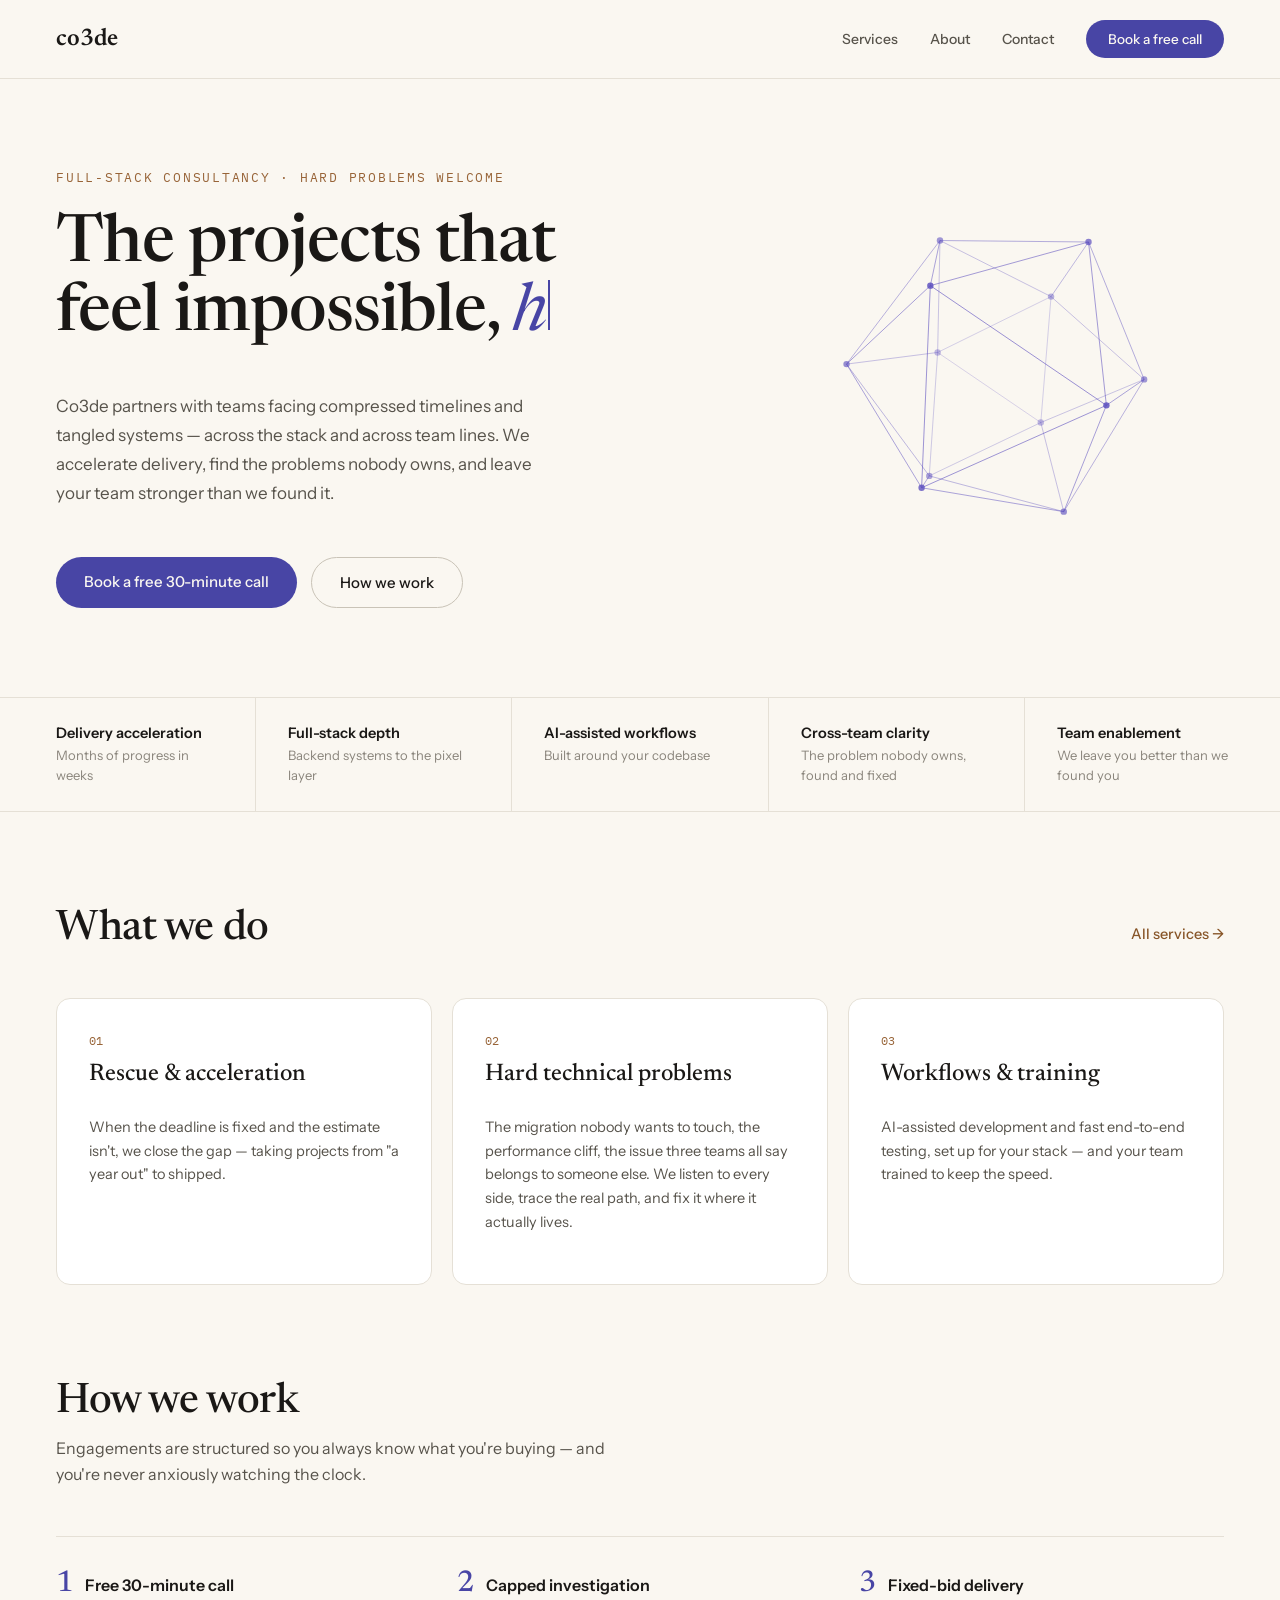
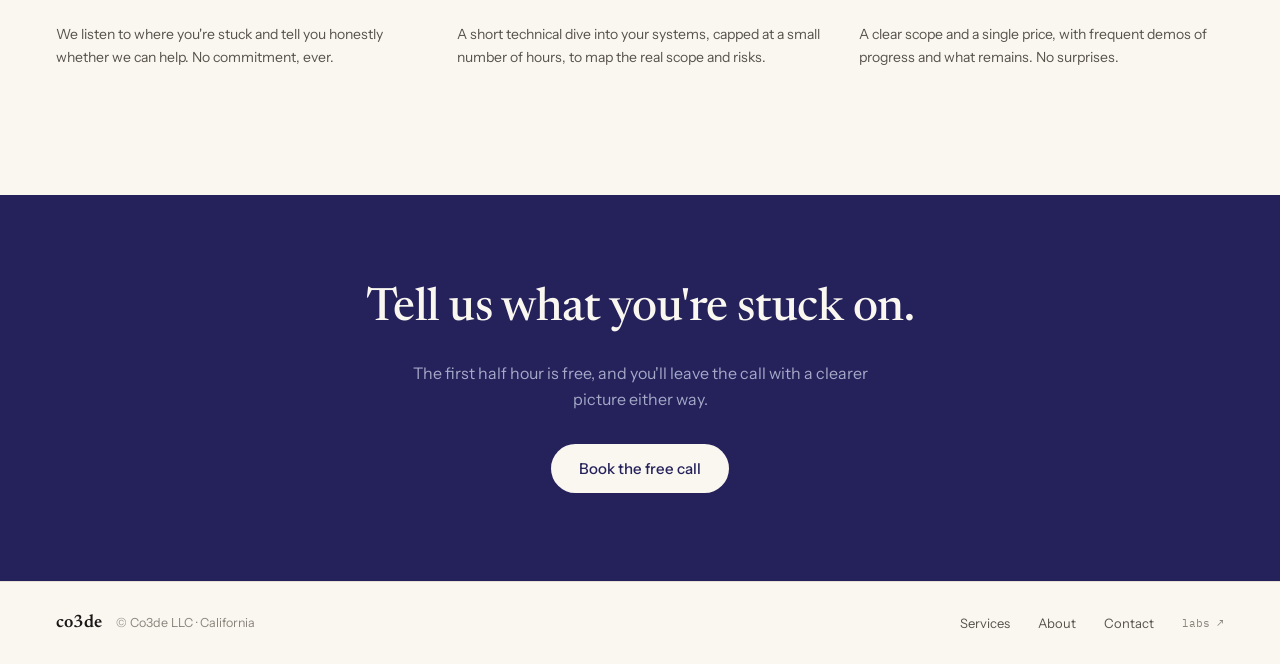
<file: index.html>
<!DOCTYPE html>
<html lang="en">
<head>
  <meta charset="utf-8">
  <meta name="viewport" content="width=device-width, initial-scale=1">
  <title>Co3de — Full-Stack Software Consultancy</title>
  <meta name="description" content="Co3de LLC takes on hard problems in software: project rescue, delivery acceleration, AI-assisted workflows, and team training. Free 30-minute consultation.">
  <link rel="canonical" href="https://co3de.com/">
  <meta property="og:title" content="Co3de — Full-Stack Software Consultancy">
  <meta property="og:description" content="Co3de LLC takes on hard problems in software: project rescue, delivery acceleration, AI-assisted workflows, and team training. Free 30-minute consultation.">
  <meta property="og:type" content="website">
  <meta property="og:url" content="https://co3de.com/">
  <link rel="preconnect" href="https://fonts.googleapis.com">
  <link rel="preconnect" href="https://fonts.gstatic.com" crossorigin>
  <link href="https://fonts.googleapis.com/css2?family=Newsreader:ital,opsz,wght@0,6..72,400..700;1,6..72,400..600&family=Instrument+Sans:wght@400;500;600&family=IBM+Plex+Mono:wght@400;500&display=swap" rel="stylesheet">
  <link rel="icon" href="/favicon.svg" type="image/svg+xml">
  <link rel="stylesheet" href="/css/style.css">
  <script type="application/ld+json">
  {
    "@context": "https://schema.org",
    "@type": "ProfessionalService",
    "name": "Co3de LLC",
    "url": "https://co3de.com",
    "email": "hello@co3de.com",
    "areaServed": "US",
    "address": { "@type": "PostalAddress", "addressRegion": "California", "addressCountry": "US" }
  }
  </script>
</head>
<body>
<div class="page">

  <!-- NAV -->
  <nav class="nav">
    <a href="/" class="nav-wordmark">co3de</a>
    <div class="nav-links">
      <a href="/services" class="nav-link">Services</a>
      <a href="/about" class="nav-link">About</a>
      <a href="/contact" class="nav-link">Contact</a>
      <a href="/contact" class="btn-pill btn-pill-sm btn-solid">Book a free call</a>
    </div>
  </nav>

  <main>
    <!-- HERO -->
    <section class="hero">
      <div class="hero-text">
        <div class="eyebrow">Full-stack consultancy · Hard problems welcome</div>
        <h1>The projects that feel impossible, <em id="hero-typed" aria-label="handled."></em><span class="hero-cursor" id="hero-cursor"></span></h1>
        <p class="hero-body">Co3de partners with teams facing compressed timelines and tangled systems — across the stack and across team lines. We accelerate delivery, find the problems nobody owns, and leave your team stronger than we found it.</p>
        <div class="hero-ctas">
          <a href="/contact" class="btn-pill btn-solid">Book a free 30-minute call</a>
          <a href="/services" class="btn-pill btn-outline">How we work</a>
        </div>
      </div>
      <div class="hero-canvas">
        <canvas id="hero-canvas" aria-label="Rotating wireframe icosahedron"></canvas>
      </div>
    </section>

    <!-- CAPABILITY STRIP -->
    <section class="capability-strip">
      <div class="capability-cell">
        <div class="capability-title">Delivery acceleration</div>
        <div class="capability-caption">Months of progress in weeks</div>
      </div>
      <div class="capability-cell">
        <div class="capability-title">Full-stack depth</div>
        <div class="capability-caption">Backend systems to the pixel layer</div>
      </div>
      <div class="capability-cell">
        <div class="capability-title">AI-assisted workflows</div>
        <div class="capability-caption">Built around your codebase</div>
      </div>
      <div class="capability-cell">
        <div class="capability-title">Cross-team clarity</div>
        <div class="capability-caption">The problem nobody owns, found and fixed</div>
      </div>
      <div class="capability-cell">
        <div class="capability-title">Team enablement</div>
        <div class="capability-caption">We leave you better than we found you</div>
      </div>
    </section>

    <!-- WHAT WE DO -->
    <section class="section">
      <div class="section-header">
        <h2 class="section-title">What we do</h2>
        <a href="/services" class="section-link">All services →</a>
      </div>
      <div class="card-grid">
        <div class="card">
          <div class="card-number">01</div>
          <h3 class="card-title">Rescue &amp; acceleration</h3>
          <p class="card-body">When the deadline is fixed and the estimate isn't, we close the gap — taking projects from "a year out" to shipped.</p>
        </div>
        <div class="card">
          <div class="card-number">02</div>
          <h3 class="card-title">Hard technical problems</h3>
          <p class="card-body">The migration nobody wants to touch, the performance cliff, the issue three teams all say belongs to someone else. We listen to every side, trace the real path, and fix it where it actually lives.</p>
        </div>
        <div class="card">
          <div class="card-number">03</div>
          <h3 class="card-title">Workflows &amp; training</h3>
          <p class="card-body">AI-assisted development and fast end-to-end testing, set up for your stack — and your team trained to keep the speed.</p>
        </div>
      </div>
    </section>

    <!-- HOW WE WORK -->
    <section class="section section-top">
      <div class="how-section">
        <h2 class="how-title">How we work</h2>
        <p class="how-intro">Engagements are structured so you always know what you're buying — and you're never anxiously watching the clock.</p>
      </div>
      <div class="how-grid">
        <div class="how-step">
          <div class="how-step-header">
            <span class="how-step-num">1</span>
            <span class="how-step-name">Free 30-minute call</span>
          </div>
          <p class="how-step-body">We listen to where you're stuck and tell you honestly whether we can help. No commitment, ever.</p>
        </div>
        <div class="how-step">
          <div class="how-step-header">
            <span class="how-step-num">2</span>
            <span class="how-step-name">Capped investigation</span>
          </div>
          <p class="how-step-body">A short technical dive into your systems, capped at a small number of hours, to map the real scope and risks.</p>
        </div>
        <div class="how-step">
          <div class="how-step-header">
            <span class="how-step-num">3</span>
            <span class="how-step-name">Fixed-bid delivery</span>
          </div>
          <p class="how-step-body">A clear scope and a single price, with frequent demos of progress and what remains. No surprises.</p>
        </div>
      </div>
    </section>

    <!-- CTA BAND -->
    <section class="cta-band">
      <h2>Tell us what you're stuck on.</h2>
      <p>The first half hour is free, and you'll leave the call with a clearer picture either way.</p>
      <a href="/contact" class="btn-pill btn-light" style="margin-top: 8px">Book the free call</a>
    </section>
  </main>

  <!-- FOOTER -->
  <footer class="footer">
    <div class="footer-left">
      <span class="footer-wordmark">co3de</span>
      <span class="footer-copy">© Co3de LLC · California</span>
    </div>
    <div class="footer-links">
      <a href="/services" class="footer-link">Services</a>
      <a href="/about" class="footer-link">About</a>
      <a href="/contact" class="footer-link">Contact</a>
      <a href="/labs" class="footer-labs">labs ↗</a>
    </div>
  </footer>

</div>
<script src="/js/animations.js"></script>
<script>
initIcosahedron(document.getElementById('hero-canvas'));
(function () {
  var el = document.getElementById('hero-typed');
  var cursor = document.getElementById('hero-cursor');
  var text = 'handled.';
  var i = 0;
  var delay = 1500;
  var speed = 200;
  if (window.matchMedia('(prefers-reduced-motion: reduce)').matches) {
    el.textContent = text;
    cursor.style.display = 'none';
    return;
  }
  setTimeout(function type() {
    el.textContent = text.slice(0, ++i);
    if (i < text.length) {
      setTimeout(type, speed);
    } else {
      cursor.style.display = 'none';
    }
  }, delay);
})();
</script>
</body>
</html>
</file>
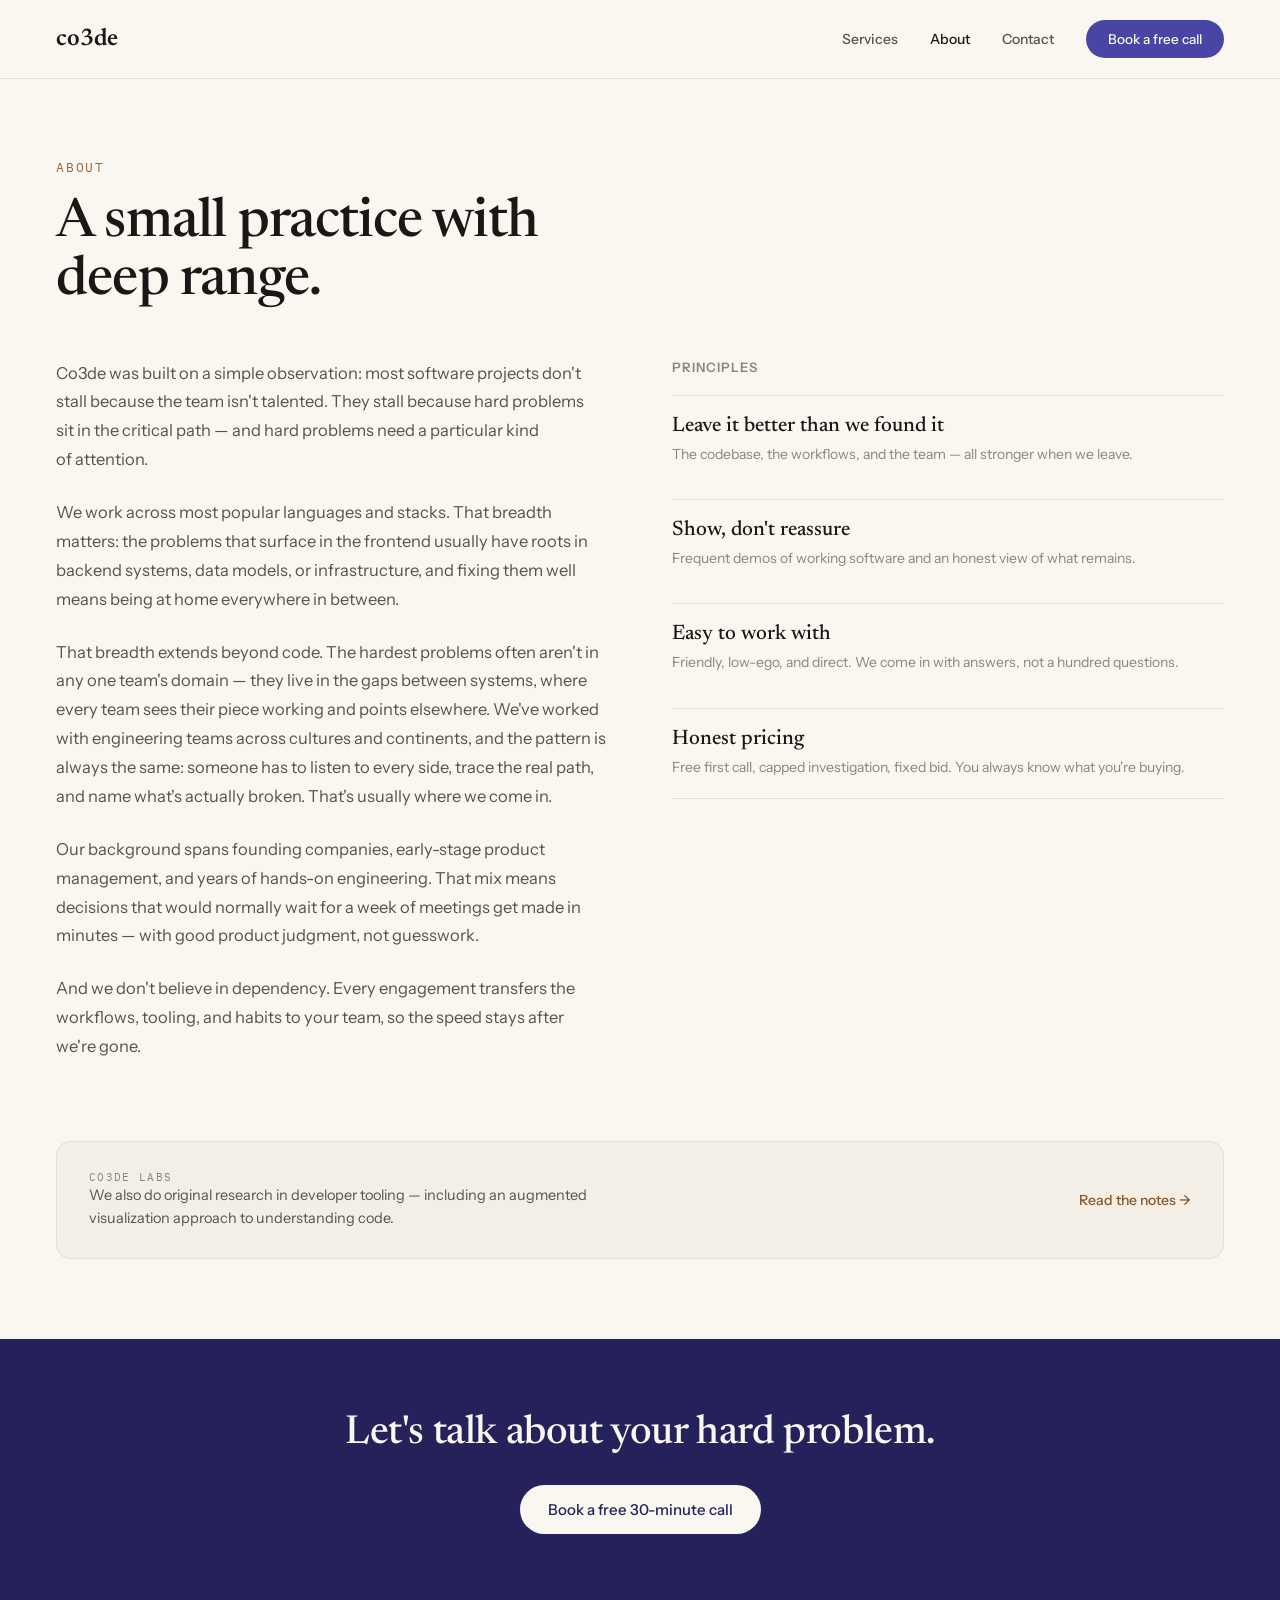
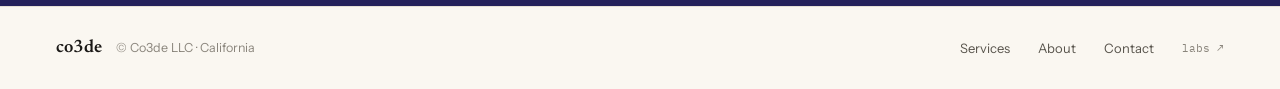
<file: about/index.html>
<!DOCTYPE html>
<html lang="en">
<head>
  <meta charset="utf-8">
  <meta name="viewport" content="width=device-width, initial-scale=1">
  <title>About — Co3de</title>
  <meta name="description" content="A small consultancy with deep range across the stack. Founder and PM experience, frequent demos, and teams left stronger than we found them.">
  <link rel="canonical" href="https://co3de.com/about">
  <meta property="og:title" content="About — Co3de">
  <meta property="og:description" content="A small consultancy with deep range across the stack. Founder and PM experience, frequent demos, and teams left stronger than we found them.">
  <meta property="og:type" content="website">
  <meta property="og:url" content="https://co3de.com/about">
  <link rel="preconnect" href="https://fonts.googleapis.com">
  <link rel="preconnect" href="https://fonts.gstatic.com" crossorigin>
  <link href="https://fonts.googleapis.com/css2?family=Newsreader:ital,opsz,wght@0,6..72,400..700;1,6..72,400..600&family=Instrument+Sans:wght@400;500;600&family=IBM+Plex+Mono:wght@400;500&display=swap" rel="stylesheet">
  <link rel="icon" href="/favicon.svg" type="image/svg+xml">
  <link rel="stylesheet" href="/css/style.css">
</head>
<body>
<div class="page">

  <!-- NAV -->
  <nav class="nav">
    <a href="/" class="nav-wordmark">co3de</a>
    <div class="nav-links">
      <a href="/services" class="nav-link">Services</a>
      <a href="/about" class="nav-link active">About</a>
      <a href="/contact" class="nav-link">Contact</a>
      <a href="/contact" class="btn-pill btn-pill-sm btn-solid">Book a free call</a>
    </div>
  </nav>

  <main>
    <!-- HEADER -->
    <section class="about-header">
      <div class="eyebrow">About</div>
      <h1>A small practice with deep range.</h1>
    </section>

    <!-- STORY -->
    <section class="about-story">
      <div class="about-paragraphs">
        <p>Co3de was built on a simple observation: most software projects don't stall because the team isn't talented. They stall because hard problems sit in the critical path — and hard problems need a particular kind of attention.</p>
        <p>We work across most popular languages and stacks. That breadth matters: the problems that surface in the frontend usually have roots in backend systems, data models, or infrastructure, and fixing them well means being at home everywhere in between.</p>
        <p>That breadth extends beyond code. The hardest problems often aren't in any one team's domain — they live in the gaps between systems, where every team sees their piece working and points elsewhere. We've worked with engineering teams across cultures and continents, and the pattern is always the same: someone has to listen to every side, trace the real path, and name what's actually broken. That's usually where we come in.</p>
        <p>Our background spans founding companies, early-stage product management, and years of hands-on engineering. That mix means decisions that would normally wait for a week of meetings get made in minutes — with good product judgment, not guesswork.</p>
        <p>And we don't believe in dependency. Every engagement transfers the workflows, tooling, and habits to your team, so the speed stays after we're gone.</p>
      </div>

      <div class="principles">
        <div class="principles-label">Principles</div>
        <div class="principle">
          <div class="principle-title">Leave it better than we found it</div>
          <div class="principle-desc">The codebase, the workflows, and the team — all stronger when we leave.</div>
        </div>
        <div class="principle">
          <div class="principle-title">Show, don't reassure</div>
          <div class="principle-desc">Frequent demos of working software and an honest view of what remains.</div>
        </div>
        <div class="principle">
          <div class="principle-title">Easy to work with</div>
          <div class="principle-desc">Friendly, low-ego, and direct. We come in with answers, not a hundred questions.</div>
        </div>
        <div class="principle">
          <div class="principle-title">Honest pricing</div>
          <div class="principle-desc">Free first call, capped investigation, fixed bid. You always know what you're buying.</div>
        </div>
      </div>
    </section>

    <!-- LABS CALLOUT -->
    <div class="labs-callout">
      <div>
        <div class="labs-callout-label">co3de labs</div>
        <div class="labs-callout-body">We also do original research in developer tooling — including an augmented visualization approach to understanding code.</div>
      </div>
      <a href="/labs" class="labs-callout-link">Read the notes →</a>
    </div>

    <!-- CTA BAND -->
    <section class="cta-band cta-band-about">
      <h2>Let's talk about your hard problem.</h2>
      <a href="/contact" class="btn-pill btn-light" style="margin-top: 4px">Book a free 30-minute call</a>
    </section>
  </main>

  <!-- FOOTER -->
  <footer class="footer">
    <div class="footer-left">
      <span class="footer-wordmark">co3de</span>
      <span class="footer-copy">© Co3de LLC · California</span>
    </div>
    <div class="footer-links">
      <a href="/services" class="footer-link">Services</a>
      <a href="/about" class="footer-link">About</a>
      <a href="/contact" class="footer-link">Contact</a>
      <a href="/labs" class="footer-labs">labs ↗</a>
    </div>
  </footer>

</div>
</body>
</html>
</file>
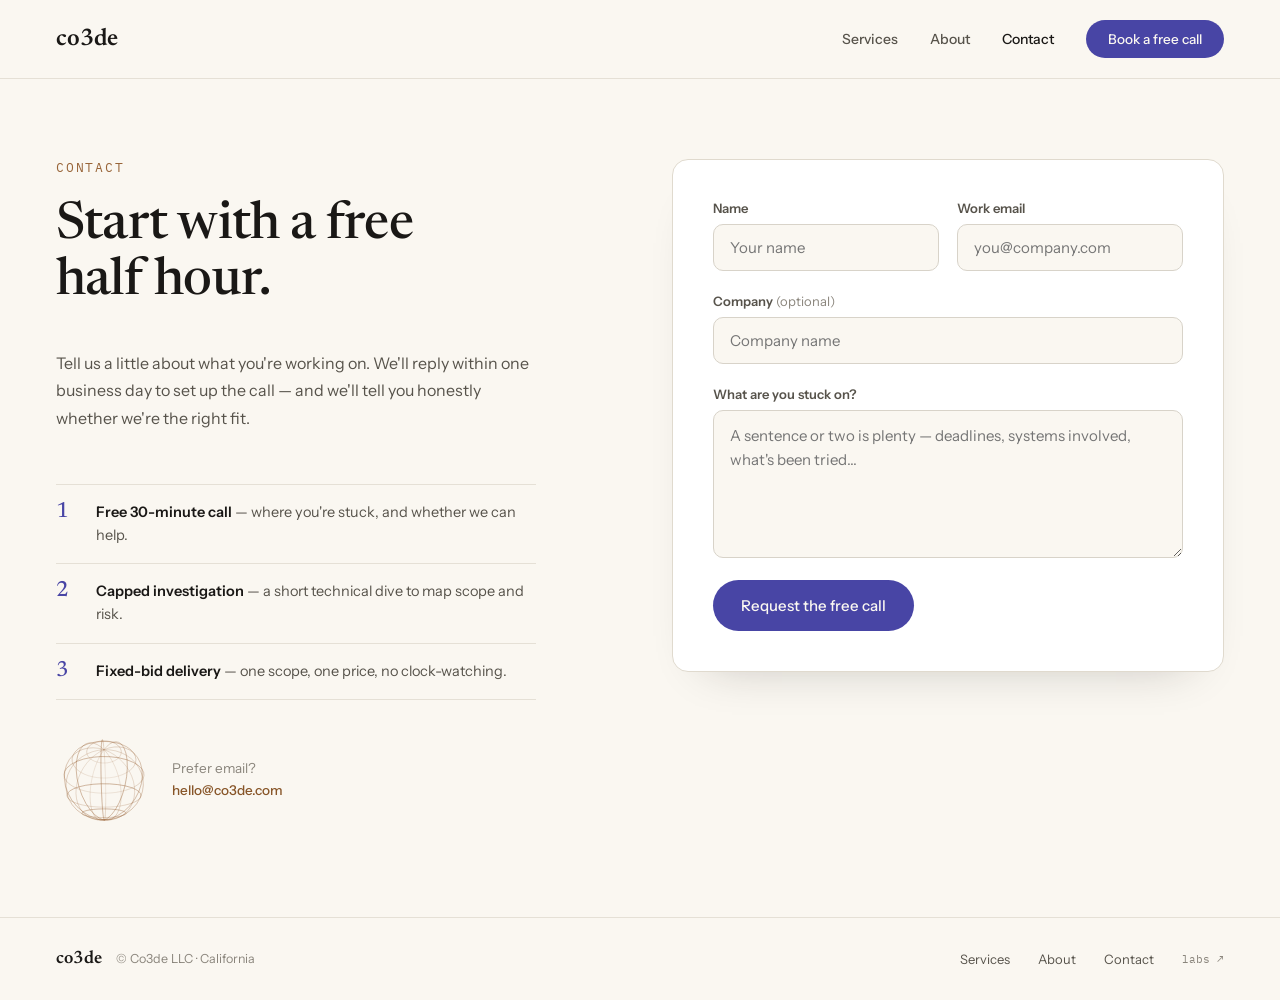
<file: contact/index.html>
<!DOCTYPE html>
<html lang="en">
<head>
  <meta charset="utf-8">
  <meta name="viewport" content="width=device-width, initial-scale=1">
  <title>Contact — Co3de</title>
  <meta name="description" content="Start with a free 30-minute call. Tell us what you're stuck on and we'll reply within one business day.">
  <link rel="canonical" href="https://co3de.com/contact">
  <meta property="og:title" content="Contact — Co3de">
  <meta property="og:description" content="Start with a free 30-minute call. Tell us what you're stuck on and we'll reply within one business day.">
  <meta property="og:type" content="website">
  <meta property="og:url" content="https://co3de.com/contact">
  <link rel="preconnect" href="https://fonts.googleapis.com">
  <link rel="preconnect" href="https://fonts.gstatic.com" crossorigin>
  <link href="https://fonts.googleapis.com/css2?family=Newsreader:ital,opsz,wght@0,6..72,400..700;1,6..72,400..600&family=Instrument+Sans:wght@400;500;600&family=IBM+Plex+Mono:wght@400;500&display=swap" rel="stylesheet">
  <link rel="icon" href="/favicon.svg" type="image/svg+xml">
  <link rel="stylesheet" href="/css/style.css">
</head>
<body>
<div class="page">

  <!-- NAV -->
  <nav class="nav">
    <a href="/" class="nav-wordmark">co3de</a>
    <div class="nav-links">
      <a href="/services" class="nav-link">Services</a>
      <a href="/about" class="nav-link">About</a>
      <a href="/contact" class="nav-link active">Contact</a>
      <a href="/contact" class="btn-pill btn-pill-sm btn-solid">Book a free call</a>
    </div>
  </nav>

  <main>
    <!-- BODY -->
    <section class="contact-grid">

      <!-- LEFT -->
      <div class="contact-left">
        <div class="eyebrow">Contact</div>
        <h1>Start with a free half hour.</h1>
        <p class="contact-intro">Tell us a little about what you're working on. We'll reply within one business day to set up the call — and we'll tell you honestly whether we're the right fit.</p>

        <div class="contact-steps">
          <div class="contact-step">
            <span class="contact-step-num">1</span>
            <div class="contact-step-text"><strong>Free 30-minute call</strong> — where you're stuck, and whether we can help.</div>
          </div>
          <div class="contact-step">
            <span class="contact-step-num">2</span>
            <div class="contact-step-text"><strong>Capped investigation</strong> — a short technical dive to map scope and risk.</div>
          </div>
          <div class="contact-step">
            <span class="contact-step-num">3</span>
            <div class="contact-step-text"><strong>Fixed-bid delivery</strong> — one scope, one price, no clock-watching.</div>
          </div>
        </div>

        <div class="contact-email">
          <canvas id="sphere-canvas" aria-label="Rotating wireframe sphere"></canvas>
          <div class="contact-email-text">Prefer email?<br><a href="mailto:hello@co3de.com" class="contact-email-link">hello@co3de.com</a></div>
        </div>
      </div>

      <!-- RIGHT: FORM -->
      <div>
        <div id="contact-form" class="form-card">
          <input type="text" name="botcheck" id="botcheck" style="display:none !important" tabindex="-1" autocomplete="off">
          <div class="form-row">
            <div class="form-group">
              <label class="form-label" for="field-name">Name</label>
              <input class="form-input" id="field-name" type="text" placeholder="Your name">
            </div>
            <div class="form-group">
              <label class="form-label" for="field-email">Work email</label>
              <input class="form-input" id="field-email" type="email" placeholder="you@company.com">
            </div>
          </div>
          <div class="form-group">
            <label class="form-label" for="field-company">Company <span class="form-label-optional">(optional)</span></label>
            <input class="form-input" id="field-company" type="text" placeholder="Company name">
          </div>
          <div class="form-group">
            <label class="form-label" for="field-message">What are you stuck on?</label>
            <textarea class="form-textarea" id="field-message" rows="5" placeholder="A sentence or two is plenty — deadlines, systems involved, what's been tried…"></textarea>
          </div>
          <div id="form-error" class="form-error" hidden aria-live="polite"></div>
          <button type="button" class="form-submit" id="form-submit">Request the free call</button>
        </div>

        <div id="contact-success" class="form-success" hidden>
          <div class="form-success-icon">✓</div>
          <h2>Thanks — message received.</h2>
          <p>We'll get back to you within one business day to set up your free call.</p>
          <button type="button" class="form-reset-link" id="form-reset">Send another message</button>
        </div>
      </div>

    </section>
  </main>

  <!-- FOOTER -->
  <footer class="footer">
    <div class="footer-left">
      <span class="footer-wordmark">co3de</span>
      <span class="footer-copy">© Co3de LLC · California</span>
    </div>
    <div class="footer-links">
      <a href="/services" class="footer-link">Services</a>
      <a href="/about" class="footer-link">About</a>
      <a href="/contact" class="footer-link">Contact</a>
      <a href="/labs" class="footer-labs">labs ↗</a>
    </div>
  </footer>

</div>
<script src="/js/animations.js"></script>
<script src="/js/contact-form.js"></script>
<script>initSphere(document.getElementById('sphere-canvas'));</script>
</body>
</html>
</file>
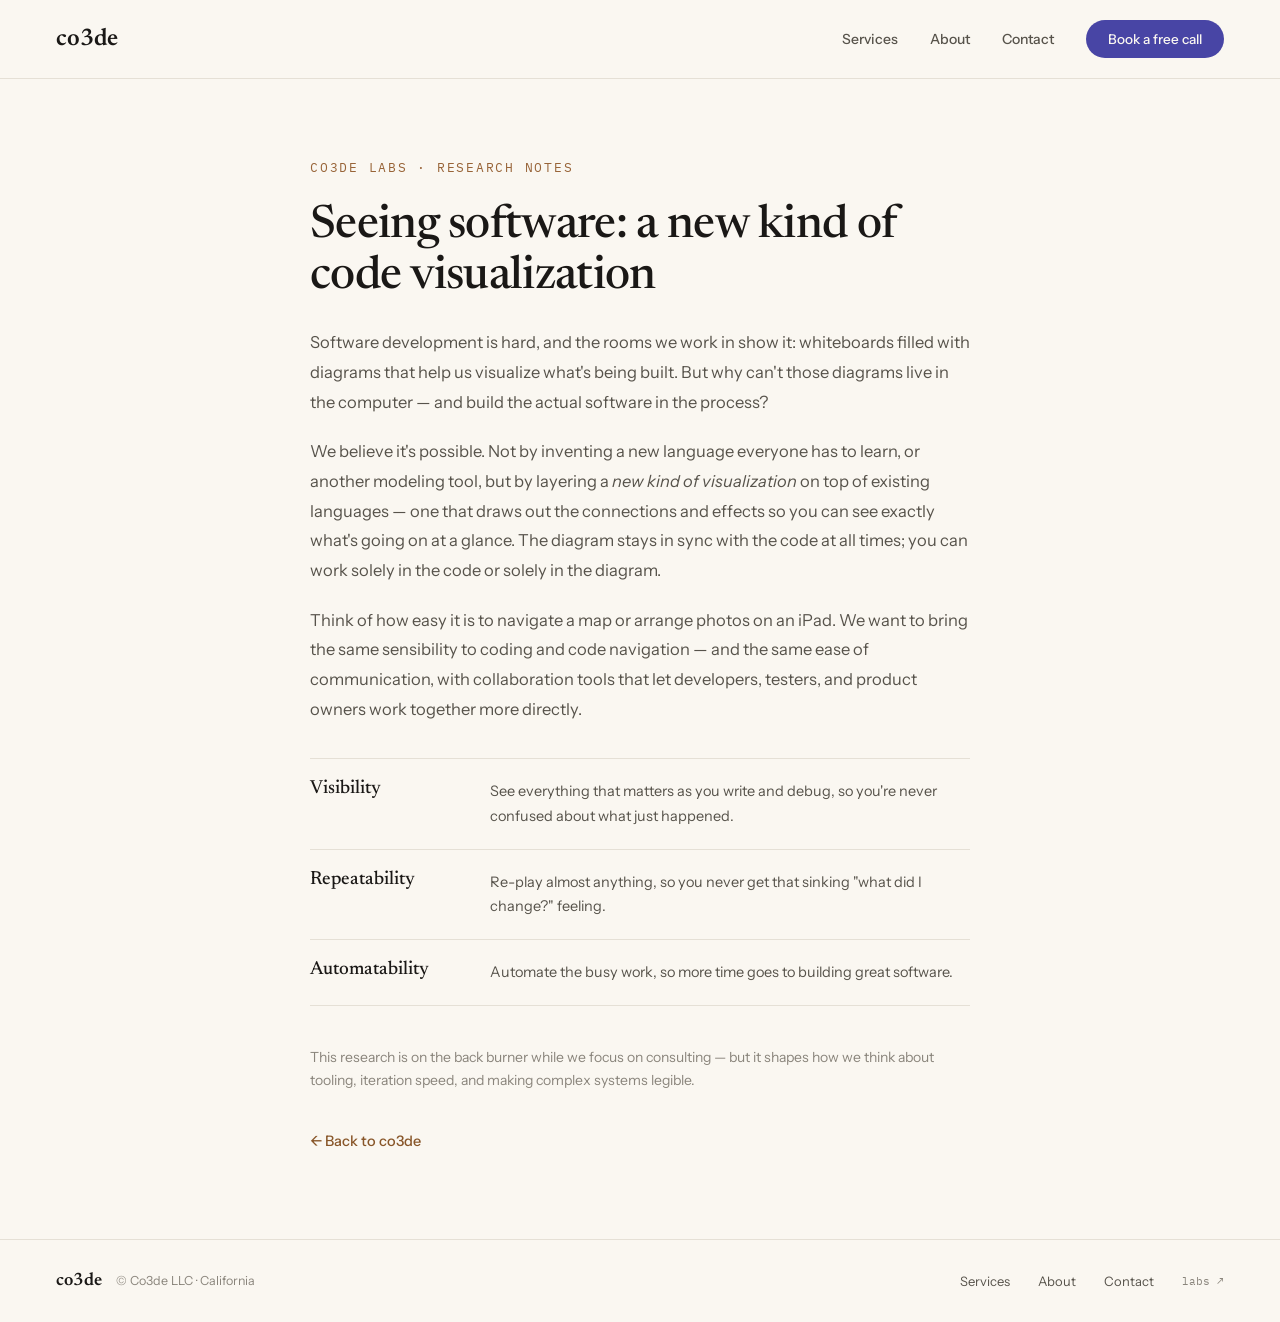
<file: labs/index.html>
<!DOCTYPE html>
<html lang="en">
<head>
  <meta charset="utf-8">
  <meta name="viewport" content="width=device-width, initial-scale=1">
  <title>Co3de Labs — Code Visualization Research</title>
  <meta name="description" content="Research notes on a new kind of code visualization.">
  <link rel="canonical" href="https://co3de.com/labs">
  <meta property="og:title" content="Co3de Labs — Code Visualization Research">
  <meta property="og:description" content="Research notes on a new kind of code visualization.">
  <meta property="og:type" content="website">
  <meta property="og:url" content="https://co3de.com/labs">
  <link rel="preconnect" href="https://fonts.googleapis.com">
  <link rel="preconnect" href="https://fonts.gstatic.com" crossorigin>
  <link href="https://fonts.googleapis.com/css2?family=Newsreader:ital,opsz,wght@0,6..72,400..700;1,6..72,400..600&family=Instrument+Sans:wght@400;500;600&family=IBM+Plex+Mono:wght@400;500&display=swap" rel="stylesheet">
  <link rel="icon" href="/favicon.svg" type="image/svg+xml">
  <link rel="stylesheet" href="/css/style.css">
</head>
<body>
<div class="page">

  <!-- NAV -->
  <nav class="nav">
    <a href="/" class="nav-wordmark">co3de</a>
    <div class="nav-links">
      <a href="/services" class="nav-link">Services</a>
      <a href="/about" class="nav-link">About</a>
      <a href="/contact" class="nav-link">Contact</a>
      <a href="/contact" class="btn-pill btn-pill-sm btn-solid">Book a free call</a>
    </div>
  </nav>

  <main>
    <!-- ARTICLE -->
    <article class="labs-article">
      <div class="labs-content">
        <div class="eyebrow">co3de labs · research notes</div>
        <h1>Seeing software: a new kind of code visualization</h1>

        <div class="labs-body">
          <p>Software development is hard, and the rooms we work in show it: whiteboards filled with diagrams that help us visualize what's being built. But why can't those diagrams live in the computer — and build the actual software in the process?</p>
          <p>We believe it's possible. Not by inventing a new language everyone has to learn, or another modeling tool, but by layering a <em>new kind of visualization</em> on top of existing languages — one that draws out the connections and effects so you can see exactly what's going on at a glance. The diagram stays in sync with the code at all times; you can work solely in the code or solely in the diagram.</p>
          <p>Think of how easy it is to navigate a map or arrange photos on an iPad. We want to bring the same sensibility to coding and code navigation — and the same ease of communication, with collaboration tools that let developers, testers, and product owners work together more directly.</p>
        </div>

        <div class="labs-principles">
          <div class="labs-principle">
            <div class="labs-principle-label">Visibility</div>
            <div class="labs-principle-desc">See everything that matters as you write and debug, so you're never confused about what just happened.</div>
          </div>
          <div class="labs-principle">
            <div class="labs-principle-label">Repeatability</div>
            <div class="labs-principle-desc">Re-play almost anything, so you never get that sinking "what did I change?" feeling.</div>
          </div>
          <div class="labs-principle">
            <div class="labs-principle-label">Automatability</div>
            <div class="labs-principle-desc">Automate the busy work, so more time goes to building great software.</div>
          </div>
        </div>

        <p class="labs-note">This research is on the back burner while we focus on consulting — but it shapes how we think about tooling, iteration speed, and making complex systems legible.</p>
        <a href="/" class="labs-back">← Back to co3de</a>
      </div>
    </article>
  </main>

  <!-- FOOTER -->
  <footer class="footer">
    <div class="footer-left">
      <span class="footer-wordmark">co3de</span>
      <span class="footer-copy">© Co3de LLC · California</span>
    </div>
    <div class="footer-links">
      <a href="/services" class="footer-link">Services</a>
      <a href="/about" class="footer-link">About</a>
      <a href="/contact" class="footer-link">Contact</a>
      <a href="/labs" class="footer-labs">labs ↗</a>
    </div>
  </footer>

</div>
</body>
</html>
</file>
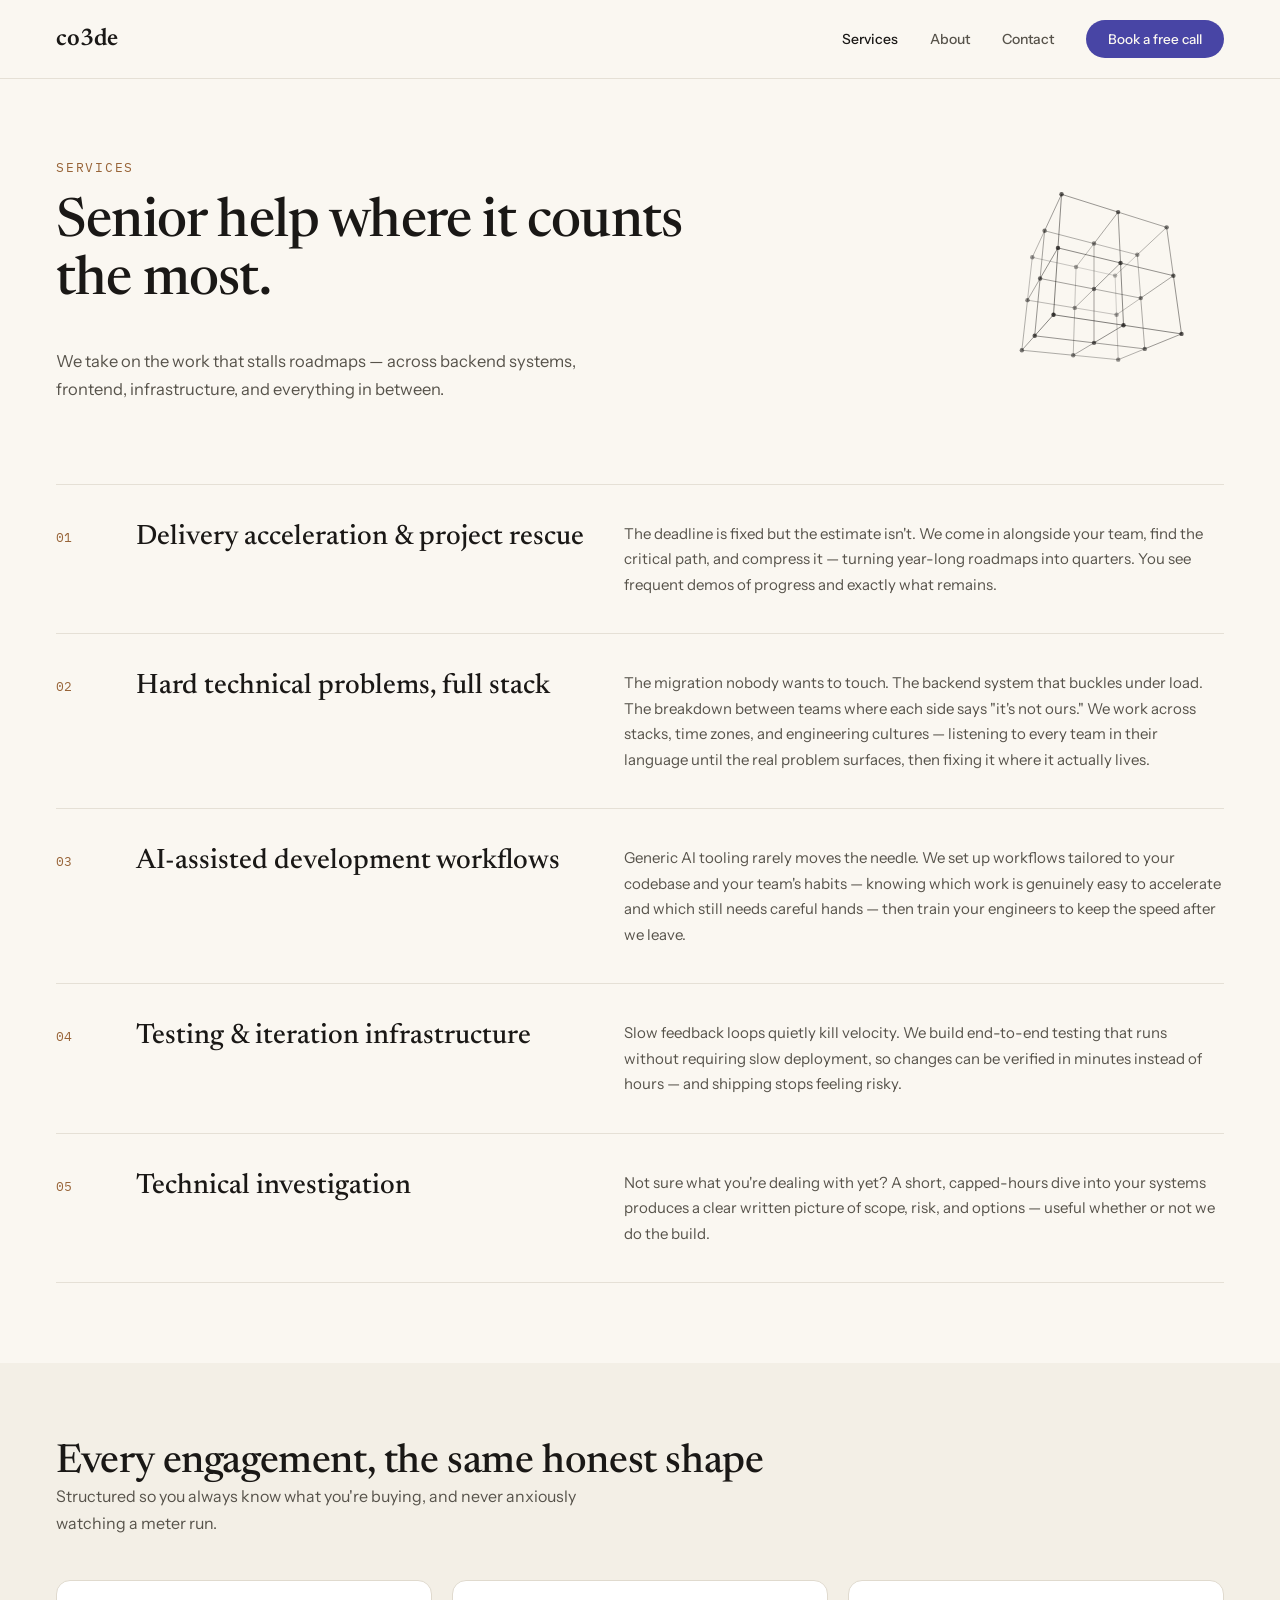
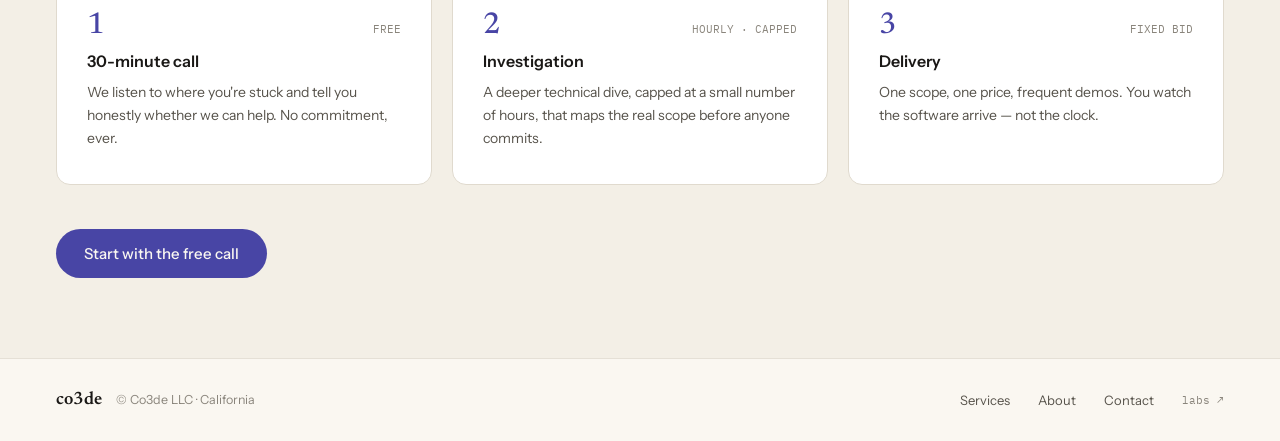
<file: services/index.html>
<!DOCTYPE html>
<html lang="en">
<head>
  <meta charset="utf-8">
  <meta name="viewport" content="width=device-width, initial-scale=1">
  <title>Services — Co3de</title>
  <meta name="description" content="Delivery acceleration, hard technical problems, AI development workflows, testing infrastructure, and technical investigation. Free call, capped investigation, fixed bid.">
  <link rel="canonical" href="https://co3de.com/services">
  <meta property="og:title" content="Services — Co3de">
  <meta property="og:description" content="Delivery acceleration, hard technical problems, AI development workflows, testing infrastructure, and technical investigation. Free call, capped investigation, fixed bid.">
  <meta property="og:type" content="website">
  <meta property="og:url" content="https://co3de.com/services">
  <link rel="preconnect" href="https://fonts.googleapis.com">
  <link rel="preconnect" href="https://fonts.gstatic.com" crossorigin>
  <link href="https://fonts.googleapis.com/css2?family=Newsreader:ital,opsz,wght@0,6..72,400..700;1,6..72,400..600&family=Instrument+Sans:wght@400;500;600&family=IBM+Plex+Mono:wght@400;500&display=swap" rel="stylesheet">
  <link rel="icon" href="/favicon.svg" type="image/svg+xml">
  <link rel="stylesheet" href="/css/style.css">
</head>
<body>
<div class="page">

  <!-- NAV -->
  <nav class="nav">
    <a href="/" class="nav-wordmark">co3de</a>
    <div class="nav-links">
      <a href="/services" class="nav-link active">Services</a>
      <a href="/about" class="nav-link">About</a>
      <a href="/contact" class="nav-link">Contact</a>
      <a href="/contact" class="btn-pill btn-pill-sm btn-solid">Book a free call</a>
    </div>
  </nav>

  <main>
    <!-- HEADER -->
    <section class="services-header">
      <div class="services-header-text">
        <div class="eyebrow">Services</div>
        <h1>Senior help where it counts the most.</h1>
        <p class="services-header-body">We take on the work that stalls roadmaps — across backend systems, frontend, infrastructure, and everything in between.</p>
      </div>
      <canvas id="lattice-canvas" aria-label="Rotating wireframe lattice"></canvas>
    </section>

    <!-- SERVICE LIST -->
    <section class="service-list">
      <div class="service-row">
        <div class="service-num">01</div>
        <div class="service-name">Delivery acceleration &amp; project rescue</div>
        <div class="service-desc">The deadline is fixed but the estimate isn't. We come in alongside your team, find the critical path, and compress it — turning year-long roadmaps into quarters. You see frequent demos of progress and exactly what remains.</div>
      </div>
      <div class="service-row">
        <div class="service-num">02</div>
        <div class="service-name">Hard technical problems, full stack</div>
        <div class="service-desc">The migration nobody wants to touch. The backend system that buckles under load. The breakdown between teams where each side says "it's not ours." We work across stacks, time zones, and engineering cultures — listening to every team in their language until the real problem surfaces, then fixing it where it actually lives.</div>
      </div>
      <div class="service-row">
        <div class="service-num">03</div>
        <div class="service-name">AI-assisted development workflows</div>
        <div class="service-desc">Generic AI tooling rarely moves the needle. We set up workflows tailored to your codebase and your team's habits — knowing which work is genuinely easy to accelerate and which still needs careful hands — then train your engineers to keep the speed after we leave.</div>
      </div>
      <div class="service-row">
        <div class="service-num">04</div>
        <div class="service-name">Testing &amp; iteration infrastructure</div>
        <div class="service-desc">Slow feedback loops quietly kill velocity. We build end-to-end testing that runs without requiring slow deployment, so changes can be verified in minutes instead of hours — and shipping stops feeling risky.</div>
      </div>
      <div class="service-row">
        <div class="service-num">05</div>
        <div class="service-name">Technical investigation</div>
        <div class="service-desc">Not sure what you're dealing with yet? A short, capped-hours dive into your systems produces a clear written picture of scope, risk, and options — useful whether or not we do the build.</div>
      </div>
    </section>

    <!-- ENGAGEMENT MODEL -->
    <section class="engagement-band">
      <div>
        <h2>Every engagement, the same honest shape</h2>
        <p class="engagement-intro">Structured so you always know what you're buying, and never anxiously watching a meter run.</p>
      </div>
      <div class="card-grid">
        <div class="engagement-card">
          <div class="engagement-card-header">
            <span class="engagement-card-num">1</span>
            <span class="engagement-card-tag">FREE</span>
          </div>
          <div class="engagement-card-title">30-minute call</div>
          <div class="engagement-card-body">We listen to where you're stuck and tell you honestly whether we can help. No commitment, ever.</div>
        </div>
        <div class="engagement-card">
          <div class="engagement-card-header">
            <span class="engagement-card-num">2</span>
            <span class="engagement-card-tag">HOURLY · CAPPED</span>
          </div>
          <div class="engagement-card-title">Investigation</div>
          <div class="engagement-card-body">A deeper technical dive, capped at a small number of hours, that maps the real scope before anyone commits.</div>
        </div>
        <div class="engagement-card">
          <div class="engagement-card-header">
            <span class="engagement-card-num">3</span>
            <span class="engagement-card-tag">FIXED BID</span>
          </div>
          <div class="engagement-card-title">Delivery</div>
          <div class="engagement-card-body">One scope, one price, frequent demos. You watch the software arrive — not the clock.</div>
        </div>
      </div>
      <a href="/contact" class="btn-pill btn-solid">Start with the free call</a>
    </section>
  </main>

  <!-- FOOTER -->
  <footer class="footer">
    <div class="footer-left">
      <span class="footer-wordmark">co3de</span>
      <span class="footer-copy">© Co3de LLC · California</span>
    </div>
    <div class="footer-links">
      <a href="/services" class="footer-link">Services</a>
      <a href="/about" class="footer-link">About</a>
      <a href="/contact" class="footer-link">Contact</a>
      <a href="/labs" class="footer-labs">labs ↗</a>
    </div>
  </footer>

</div>
<script src="/js/animations.js"></script>
<script>initLattice(document.getElementById('lattice-canvas'));</script>
</body>
</html>
</file>
<file: css/style.css>
/* Reset */
html, body { margin: 0; padding: 0; background: var(--paper); }
*, *::before, *::after { box-sizing: border-box; }

/* Design tokens */
:root {
  --paper: #FAF7F1;
  --ink: #1A1816;
  --body: #57534B;
  --muted: #8A857C;
  --border: #E5E0D6;
  --border-tinted: #E0DACE;
  --border-input: #D8D3C9;
  --border-hover: #C9C3B7;
  --bronze: #9A7142;
  --bronze: oklch(0.55 0.09 60);
  --bronze-hover: oklch(0.5 0.09 60);
  --indigo: oklch(0.45 0.15 280);
  --indigo-hover: oklch(0.39 0.14 280);
  --indigo-band: oklch(0.29 0.10 280);
  --indigo-band-muted: oklch(0.74 0.045 280);
  --btn-hover: #3B362E;
  --btn-light-hover: #E5E0D6;
  --tinted-bg: #F3EFE6;
  --dark-muted: #B5AFA3;
  --error: oklch(0.5 0.16 30);
  --font-serif: 'Newsreader', Georgia, serif;
  --font-sans: 'Instrument Sans', system-ui, sans-serif;
  --font-mono: 'IBM Plex Mono', monospace;
  --gutter: clamp(20px, 5vw, 56px);
  --section-py: clamp(48px, 7vw, 96px);
}

/* Base typography */
body {
  font-family: var(--font-sans);
  color: var(--ink);
  background: var(--paper);
  min-height: 100vh;
  -webkit-font-smoothing: antialiased;
  -moz-osx-font-smoothing: grayscale;
}

a { transition: color 150ms ease, background 150ms ease, border-color 150ms ease; }

/* Page wrapper */
.page {
  display: flex;
  flex-direction: column;
  min-height: 100vh;
}

/* ---- NAV ---- */
.nav {
  display: flex;
  align-items: center;
  justify-content: space-between;
  flex-wrap: wrap;
  gap: 12px 24px;
  padding: 20px var(--gutter);
  border-bottom: 1px solid var(--border);
}
.nav-wordmark {
  font-family: var(--font-serif);
  font-size: 24px;
  font-weight: 600;
  color: var(--ink);
  text-decoration: none;
}
.nav-links {
  display: flex;
  align-items: center;
  flex-wrap: wrap;
  gap: 12px clamp(16px, 2.5vw, 36px);
  font-size: 14px;
  font-weight: 500;
}
.nav-link {
  color: var(--body);
  text-decoration: none;
}
.nav-link:hover { color: var(--ink); }
.nav-link.active { color: var(--ink); }
.btn-pill {
  display: inline-block;
  padding: 15px 28px;
  border-radius: 999px;
  font-size: 15px;
  font-weight: 500;
  text-decoration: none;
  cursor: pointer;
  transition: background 150ms ease, border-color 150ms ease;
}
.btn-pill-sm {
  padding: 11px 22px;
  font-size: 13.5px;
}
.btn-solid {
  background: var(--indigo);
  color: var(--paper);
}
.btn-solid:hover { background: var(--indigo-hover); }
.btn-outline {
  border: 1px solid var(--border-hover);
  color: var(--ink);
  background: transparent;
}
.btn-outline:hover { border-color: var(--ink); }
.btn-light {
  background: var(--paper);
  color: var(--indigo-band);
}
.btn-light:hover { background: var(--btn-light-hover); }

/* ---- FOOTER ---- */
.footer {
  display: flex;
  align-items: center;
  justify-content: space-between;
  padding: 32px var(--gutter);
  border-top: 1px solid var(--border);
  flex-wrap: wrap;
  gap: 16px;
}
.footer-left {
  display: flex;
  align-items: baseline;
  gap: 14px;
}
.footer-wordmark {
  font-family: var(--font-serif);
  font-size: 18px;
  font-weight: 600;
}
.footer-copy {
  font-size: 12.5px;
  color: var(--muted);
}
.footer-links {
  display: flex;
  align-items: center;
  gap: 28px;
  font-size: 13px;
  color: var(--body);
}
.footer-link {
  color: var(--body);
  text-decoration: none;
}
.footer-link:hover { color: var(--ink); }
.footer-labs {
  font-family: var(--font-mono);
  font-size: 11px;
  color: var(--muted);
  text-decoration: none;
}
.footer-labs:hover { color: var(--ink); }

/* ---- EYEBROW ---- */
.eyebrow {
  font-family: var(--font-mono);
  font-size: 12.5px;
  letter-spacing: 0.14em;
  text-transform: uppercase;
  color: var(--bronze);
}

/* ---- CTA BAND ---- */
.cta-band {
  background: var(--indigo-band);
  color: var(--paper);
  padding: clamp(56px, 8vw, 88px) var(--gutter);
  display: flex;
  flex-direction: column;
  align-items: center;
  gap: 24px;
  text-align: center;
}
.cta-band h2 {
  font-family: var(--font-serif);
  font-size: clamp(32px, 4.5vw, 46px);
  font-weight: 500;
  letter-spacing: -0.01em;
  max-width: 640px;
  line-height: 1.15;
  text-wrap: balance;
  margin: 0;
}
.cta-band p {
  font-size: 16px;
  line-height: 1.65;
  color: var(--indigo-band-muted);
  max-width: 480px;
  text-wrap: pretty;
  margin: 0;
}
.cta-band-about {
  padding: clamp(48px, 7vw, 72px) var(--gutter);
  margin-top: auto;
}
.cta-band-about h2 {
  font-size: clamp(30px, 3.5vw, 40px);
}

/* ---- HERO (Home) ---- */
.hero {
  display: flex;
  flex-wrap: wrap;
  align-items: center;
}
.hero-text {
  flex: 1 1 480px;
  padding: var(--section-py) var(--gutter);
  display: flex;
  flex-direction: column;
  gap: 26px;
}
.hero h1 {
  font-family: var(--font-serif);
  font-size: clamp(38px, 5.5vw, 66px);
  font-weight: 500;
  line-height: 1.05;
  letter-spacing: -0.015em;
  text-wrap: pretty;
  margin: 0;
}
.hero h1 em {
  font-style: italic;
  font-weight: 400;
  color: var(--indigo);
}
.hero-cursor {
  display: inline-block;
  width: 2px;
  height: 0.75em;
  background: var(--indigo);
  margin-left: 2px;
  vertical-align: baseline;
  animation: blink 1s steps(1) infinite;
}
@keyframes blink {
  0%, 100% { opacity: 1; }
  50% { opacity: 0; }
}
.hero-body {
  font-size: 17px;
  line-height: 1.7;
  color: var(--body);
  max-width: 500px;
  text-wrap: pretty;
}
.hero-ctas {
  display: flex;
  flex-wrap: wrap;
  gap: 14px;
  margin-top: 6px;
}
.hero-canvas {
  flex: 1 1 320px;
  display: flex;
  align-items: center;
  justify-content: center;
  padding: 24px 24px 56px;
}
.hero-canvas canvas {
  width: min(440px, 80vw);
  aspect-ratio: 1 / 1;
}

/* ---- CAPABILITY STRIP ---- */
.capability-strip {
  display: grid;
  grid-template-columns: repeat(auto-fit, minmax(230px, 1fr));
  gap: 1px;
  background: var(--border);
  border-top: 1px solid var(--border);
  border-bottom: 1px solid var(--border);
}
.capability-cell {
  background: var(--paper);
  padding: 26px 32px;
  display: flex;
  flex-direction: column;
  gap: 4px;
}
@media (min-width: 920px) {
  .capability-cell:first-child {
    padding-left: var(--gutter);
  }
}
.capability-title {
  font-size: 14.5px;
  font-weight: 600;
}
.capability-caption {
  font-size: 13px;
  color: var(--muted);
  line-height: 1.5;
}

/* ---- SECTION ---- */
.section {
  padding: clamp(56px, 8vw, 96px) var(--gutter);
}
.section-top {
  padding-top: 0;
}
.section-header {
  display: flex;
  align-items: baseline;
  justify-content: space-between;
  gap: 24px;
  margin-bottom: 48px;
}
.section-title {
  font-family: var(--font-serif);
  font-size: clamp(30px, 3.5vw, 42px);
  font-weight: 500;
  letter-spacing: -0.01em;
  margin: 0;
}
.section-link {
  font-size: 14.5px;
  font-weight: 500;
  color: var(--bronze-hover);
  text-decoration: none;
  white-space: nowrap;
}
.section-link:hover { color: var(--ink); }

/* ---- CARDS ---- */
.card-grid {
  display: grid;
  grid-template-columns: repeat(auto-fit, minmax(min(100%, 260px), 1fr));
  gap: 20px;
}
.card {
  border: 1px solid var(--border);
  border-radius: 14px;
  padding: 34px 32px;
  display: flex;
  flex-direction: column;
  gap: 12px;
  background: #FFFFFF;
  transition: border-color 150ms ease;
}
.card:hover { border-color: var(--border-hover); }
.card-number {
  font-family: var(--font-mono);
  font-size: 12px;
  color: var(--bronze);
}
.card-title {
  font-family: var(--font-serif);
  font-size: 24px;
  font-weight: 500;
  line-height: 1.2;
  margin: 0;
}
.card-body {
  font-size: 14.5px;
  line-height: 1.65;
  color: var(--body);
}

/* ---- HOW WE WORK ---- */
.how-section {
  display: flex;
  flex-direction: column;
  gap: 12px;
  margin-bottom: 48px;
}
.how-title {
  font-family: var(--font-serif);
  font-size: clamp(30px, 3.5vw, 42px);
  font-weight: 500;
  letter-spacing: -0.01em;
  margin: 0;
}
.how-intro {
  font-size: 16px;
  line-height: 1.65;
  color: var(--body);
  max-width: 560px;
  text-wrap: pretty;
  margin: 0;
}
.how-grid {
  display: grid;
  grid-template-columns: repeat(auto-fit, minmax(min(100%, 260px), 1fr));
  gap: 0 36px;
  border-top: 1px solid var(--border);
}
.how-step {
  padding: 32px 0 16px;
  display: flex;
  flex-direction: column;
  gap: 10px;
}
.how-step-header {
  display: flex;
  align-items: baseline;
  gap: 12px;
}
.how-step-num {
  font-family: var(--font-serif);
  font-size: 30px;
  font-weight: 500;
  color: var(--indigo);
}
.how-step-name {
  font-size: 16px;
  font-weight: 600;
}
.how-step-body {
  font-size: 14px;
  line-height: 1.65;
  color: var(--body);
}

/* ---- SERVICES PAGE ---- */
.services-header {
  display: flex;
  flex-wrap: wrap;
  align-items: center;
  padding: clamp(48px, 7vw, 80px) var(--gutter) clamp(40px, 6vw, 64px);
  gap: 32px;
}
.services-header-text {
  flex: 1 1 420px;
  display: flex;
  flex-direction: column;
  gap: 20px;
}
.services-header h1 {
  font-family: var(--font-serif);
  font-size: clamp(34px, 4.5vw, 54px);
  font-weight: 500;
  line-height: 1.07;
  letter-spacing: -0.015em;
  max-width: 640px;
  text-wrap: pretty;
  margin: 0;
}
.services-header-body {
  font-size: 16.5px;
  line-height: 1.7;
  color: var(--body);
  max-width: 560px;
  text-wrap: pretty;
}
.services-header canvas {
  width: min(260px, 60vw);
  aspect-ratio: 1 / 1;
}
.service-list {
  padding: 0 var(--gutter) clamp(48px, 7vw, 80px);
  display: flex;
  flex-direction: column;
}
.service-row {
  display: flex;
  flex-wrap: wrap;
  gap: 16px 32px;
  padding: 36px 0;
  border-top: 1px solid var(--border);
}
.service-row:last-child {
  border-bottom: 1px solid var(--border);
}
.service-num {
  font-family: var(--font-mono);
  font-size: 13px;
  color: var(--bronze);
  padding-top: 8px;
  width: 48px;
}
.service-name {
  font-family: var(--font-serif);
  font-size: clamp(23px, 2.4vw, 28px);
  font-weight: 500;
  line-height: 1.2;
  flex: 1 1 240px;
}
.service-desc {
  font-size: 15px;
  line-height: 1.7;
  color: var(--body);
  text-wrap: pretty;
  flex: 1.3 1 320px;
}

/* Engagement model band */
.engagement-band {
  background: var(--tinted-bg);
  padding: clamp(48px, 7vw, 80px) var(--gutter);
  display: flex;
  flex-direction: column;
  gap: 44px;
}
.engagement-band h2 {
  font-family: var(--font-serif);
  font-size: clamp(30px, 3.5vw, 40px);
  font-weight: 500;
  letter-spacing: -0.01em;
  margin: 0;
}
.engagement-intro {
  font-size: 16px;
  line-height: 1.65;
  color: var(--body);
  max-width: 560px;
  text-wrap: pretty;
  margin: 0;
}
.engagement-card {
  background: #FFFFFF;
  border: 1px solid var(--border-tinted);
  border-radius: 14px;
  padding: 30px 30px 34px;
  display: flex;
  flex-direction: column;
  gap: 10px;
}
.engagement-card-header {
  display: flex;
  align-items: baseline;
  justify-content: space-between;
}
.engagement-card-num {
  font-family: var(--font-serif);
  font-size: 30px;
  font-weight: 500;
  color: var(--indigo);
}
.engagement-card-tag {
  font-family: var(--font-mono);
  font-size: 11px;
  color: var(--muted);
}
.engagement-card-title {
  font-size: 16px;
  font-weight: 600;
}
.engagement-card-body {
  font-size: 14px;
  line-height: 1.65;
  color: var(--body);
}
.engagement-band > .btn-pill {
  align-self: flex-start;
}

/* ---- ABOUT PAGE ---- */
.about-header {
  padding: clamp(48px, 7vw, 80px) var(--gutter) 0;
  display: flex;
  flex-direction: column;
  gap: 20px;
  max-width: 820px;
}
.about-header h1 {
  font-family: var(--font-serif);
  font-size: clamp(34px, 4.5vw, 54px);
  font-weight: 500;
  line-height: 1.07;
  letter-spacing: -0.015em;
  text-wrap: pretty;
  margin: 0;
}
.about-story {
  padding: 48px var(--gutter) clamp(48px, 7vw, 80px);
  display: grid;
  grid-template-columns: repeat(auto-fit, minmax(min(100%, 380px), 1fr));
  gap: clamp(40px, 5vw, 72px);
}
.about-paragraphs {
  display: flex;
  flex-direction: column;
  gap: 24px;
  font-size: 16.5px;
  line-height: 1.75;
  color: var(--body);
  max-width: 600px;
}
.about-paragraphs p {
  text-wrap: pretty;
  margin: 0;
}
.principles {
  display: flex;
  flex-direction: column;
  gap: 14px;
}
.principles-label {
  font-size: 13px;
  font-weight: 600;
  text-transform: uppercase;
  letter-spacing: 0.08em;
  color: var(--muted);
  padding-bottom: 6px;
}
.principle {
  border-top: 1px solid var(--border);
  padding: 20px 0;
  display: flex;
  flex-direction: column;
  gap: 6px;
}
.principle:last-child {
  border-bottom: 1px solid var(--border);
}
.principle-title {
  font-family: var(--font-serif);
  font-size: 21px;
  font-weight: 500;
}
.principle-desc {
  font-size: 14px;
  line-height: 1.6;
  color: var(--muted);
}

/* Labs callout */
.labs-callout {
  margin: 0 var(--gutter) clamp(48px, 7vw, 80px);
  border: 1px solid var(--border);
  border-radius: 14px;
  padding: 28px 32px;
  display: flex;
  flex-wrap: wrap;
  align-items: center;
  justify-content: space-between;
  gap: 18px 24px;
  background: var(--tinted-bg);
}
.labs-callout-label {
  font-family: var(--font-mono);
  font-size: 11px;
  letter-spacing: 0.12em;
  text-transform: uppercase;
  color: var(--muted);
}
.labs-callout-body {
  font-size: 14.5px;
  line-height: 1.6;
  color: var(--body);
  max-width: 560px;
}
.labs-callout-link {
  font-size: 14px;
  font-weight: 500;
  color: var(--bronze-hover);
  text-decoration: none;
  white-space: nowrap;
}
.labs-callout-link:hover { color: var(--ink); }

/* ---- LABS PAGE ---- */
.labs-article {
  padding: clamp(48px, 7vw, 80px) var(--gutter) var(--section-py);
  display: flex;
  justify-content: center;
  flex: 1;
}
.labs-content {
  max-width: 660px;
  display: flex;
  flex-direction: column;
  gap: 26px;
}
.labs-content h1 {
  font-family: var(--font-serif);
  font-size: clamp(32px, 4.5vw, 46px);
  font-weight: 500;
  line-height: 1.1;
  letter-spacing: -0.015em;
  text-wrap: pretty;
  margin: 0;
}
.labs-body {
  font-size: 16.5px;
  line-height: 1.8;
  color: var(--body);
  display: flex;
  flex-direction: column;
  gap: 20px;
}
.labs-body p {
  text-wrap: pretty;
  margin: 0;
}
.labs-principles {
  display: flex;
  flex-direction: column;
  margin-top: 8px;
}
.labs-principle {
  border-top: 1px solid var(--border);
  padding: 20px 0;
  display: grid;
  grid-template-columns: minmax(110px, 160px) 1fr;
  gap: 20px;
}
.labs-principle:last-child {
  border-bottom: 1px solid var(--border);
}
.labs-principle-label {
  font-family: var(--font-serif);
  font-size: 19px;
  font-weight: 500;
}
.labs-principle-desc {
  font-size: 14.5px;
  line-height: 1.7;
  color: var(--body);
}
.labs-note {
  font-size: 14px;
  line-height: 1.65;
  color: var(--muted);
  text-wrap: pretty;
}
.labs-back {
  font-size: 14.5px;
  font-weight: 500;
  color: var(--bronze-hover);
  text-decoration: none;
}
.labs-back:hover { color: var(--ink); }

/* ---- CONTACT PAGE ---- */
.contact-grid {
  display: grid;
  grid-template-columns: repeat(auto-fit, minmax(min(100%, 380px), 1fr));
  gap: clamp(40px, 5vw, 72px);
  padding: clamp(48px, 7vw, 80px) var(--gutter) var(--section-py);
  flex: 1;
}
.contact-left {
  display: flex;
  flex-direction: column;
  gap: 24px;
  max-width: 480px;
}
.contact-left h1 {
  font-family: var(--font-serif);
  font-size: clamp(34px, 4.5vw, 52px);
  font-weight: 500;
  line-height: 1.07;
  letter-spacing: -0.015em;
  text-wrap: pretty;
  margin: 0;
}
.contact-intro {
  font-size: 16px;
  line-height: 1.7;
  color: var(--body);
  text-wrap: pretty;
}
.contact-steps {
  display: flex;
  flex-direction: column;
  margin-top: 12px;
}
.contact-step {
  display: flex;
  gap: 16px;
  align-items: baseline;
  padding: 16px 0;
  border-top: 1px solid var(--border);
}
.contact-step:last-child {
  border-bottom: 1px solid var(--border);
}
.contact-step-num {
  font-family: var(--font-serif);
  font-size: 22px;
  font-weight: 500;
  color: var(--indigo);
  min-width: 24px;
}
.contact-step-text {
  font-size: 14.5px;
  line-height: 1.6;
  color: var(--body);
}
.contact-step-text strong {
  color: var(--ink);
  font-weight: 600;
}
.contact-email {
  display: flex;
  align-items: center;
  gap: 20px;
  margin-top: 8px;
}
.contact-email canvas {
  width: 96px;
  height: 96px;
}
.contact-email-text {
  font-size: 13.5px;
  line-height: 1.6;
  color: var(--muted);
}
.contact-email-link {
  color: var(--bronze-hover);
  text-decoration: none;
  font-weight: 500;
}
.contact-email-link:hover { color: var(--ink); }

/* Form card */
.form-card {
  background: #FFFFFF;
  border: 1px solid var(--border-tinted);
  border-radius: 16px;
  padding: clamp(24px, 3.5vw, 40px);
  display: flex;
  flex-direction: column;
  gap: 22px;
  box-shadow: 0 24px 48px -36px rgba(26,24,22,0.3);
}
.form-row {
  display: grid;
  grid-template-columns: repeat(auto-fit, minmax(min(100%, 200px), 1fr));
  gap: 18px;
}
.form-group {
  display: flex;
  flex-direction: column;
  gap: 8px;
}
.form-label {
  font-size: 13px;
  font-weight: 600;
  color: var(--body);
}
.form-label-optional {
  font-weight: 400;
  color: var(--muted);
}
.form-input,
.form-textarea {
  font-family: var(--font-sans);
  font-size: 15px;
  padding: 13px 16px;
  border: 1px solid var(--border-input);
  border-radius: 10px;
  background: var(--paper);
  color: var(--ink);
  outline: none;
  width: 100%;
  transition: border-color 150ms ease, background 150ms ease;
}
.form-input:focus,
.form-textarea:focus {
  border-color: var(--bronze);
  background: #FFFFFF;
}
.form-textarea {
  resize: vertical;
  line-height: 1.6;
}
.form-error {
  font-size: 13.5px;
  color: var(--error);
  line-height: 1.5;
}
.form-submit {
  font-family: var(--font-sans);
  background: var(--indigo);
  color: var(--paper);
  padding: 16px 28px;
  border-radius: 999px;
  font-size: 15px;
  font-weight: 500;
  border: none;
  cursor: pointer;
  align-self: flex-start;
  transition: background 150ms ease;
}
.form-submit:hover { background: var(--indigo-hover); }

/* Success state */
.form-success {
  background: #FFFFFF;
  border: 1px solid var(--border-tinted);
  border-radius: 16px;
  padding: clamp(40px, 6vw, 64px) clamp(24px, 4vw, 48px);
  display: flex;
  flex-direction: column;
  align-items: center;
  gap: 18px;
  text-align: center;
  box-shadow: 0 24px 48px -36px rgba(26,24,22,0.3);
}
.form-success-icon {
  width: 56px;
  height: 56px;
  border-radius: 50%;
  background: var(--indigo);
  color: var(--paper);
  display: flex;
  align-items: center;
  justify-content: center;
  font-size: 26px;
}
.form-success h2 {
  font-family: var(--font-serif);
  font-size: 30px;
  font-weight: 500;
  margin: 0;
}
.form-success p {
  font-size: 15px;
  line-height: 1.65;
  color: var(--body);
  max-width: 360px;
  margin: 0;
}
.form-reset-link {
  font-size: 14px;
  font-weight: 500;
  color: var(--bronze-hover);
  cursor: pointer;
  margin-top: 8px;
  background: none;
  border: none;
  font-family: var(--font-sans);
}
.form-reset-link:hover { color: var(--ink); }

[hidden] { display: none !important; }

@media (prefers-reduced-motion: reduce) {
  *, *::before, *::after {
    transition-duration: 0s !important;
    animation-duration: 0s !important;
  }
}
</file>
